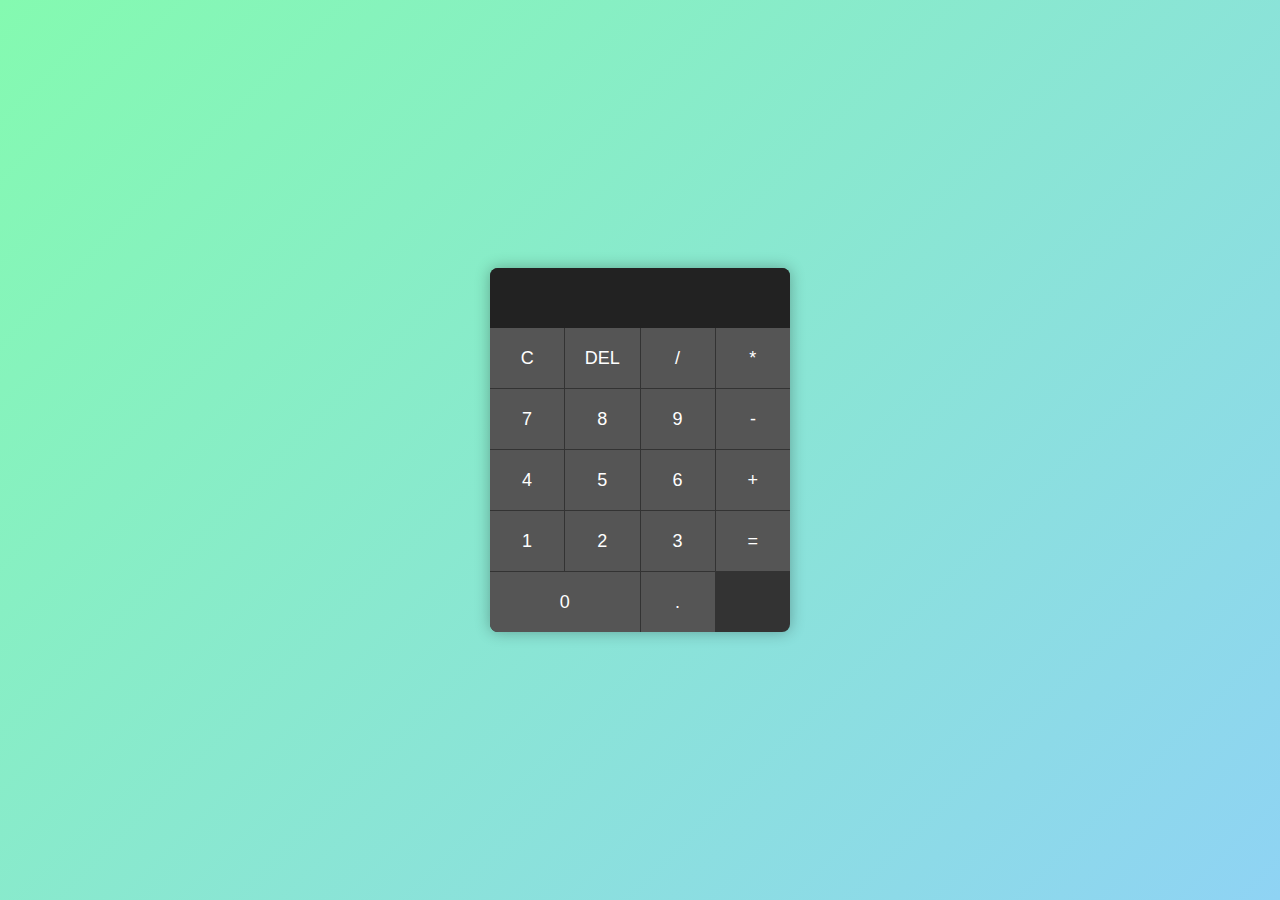
<file: calculator/index.html>
<!DOCTYPE html>
<html lang="en">
<head>
    <meta charset="UTF-8">
    <meta name="viewport" content="width=device-width, initial-scale=1.0">
    <title>Calculator</title>
    <link rel="stylesheet" href="style.css">
</head>
<body>
    <div class="calculator">
        <input type="text" id="display" disabled>
        <div class="buttons">
            <button onclick="clearDisplay()">C</button>
            <button onclick="deleteLast()">DEL</button>
            <button onclick="appendOperator('/')">/</button>
            <button onclick="appendOperator('*')">*</button>
            <button onclick="appendNumber('7')">7</button>
            <button onclick="appendNumber('8')">8</button>
            <button onclick="appendNumber('9')">9</button>
            <button onclick="appendOperator('-')">-</button>
            <button onclick="appendNumber('4')">4</button>
            <button onclick="appendNumber('5')">5</button>
            <button onclick="appendNumber('6')">6</button>
            <button onclick="appendOperator('+')">+</button>
            <button onclick="appendNumber('1')">1</button>
            <button onclick="appendNumber('2')">2</button>
            <button onclick="appendNumber('3')">3</button>
            <button onclick="calculate()">=</button>
            <button onclick="appendNumber('0')" class="zero">0</button>
            <button onclick="appendNumber('.')">.</button>
        </div>
    </div>
    <script src="script.js"></script>
</body>
</html>
</file>
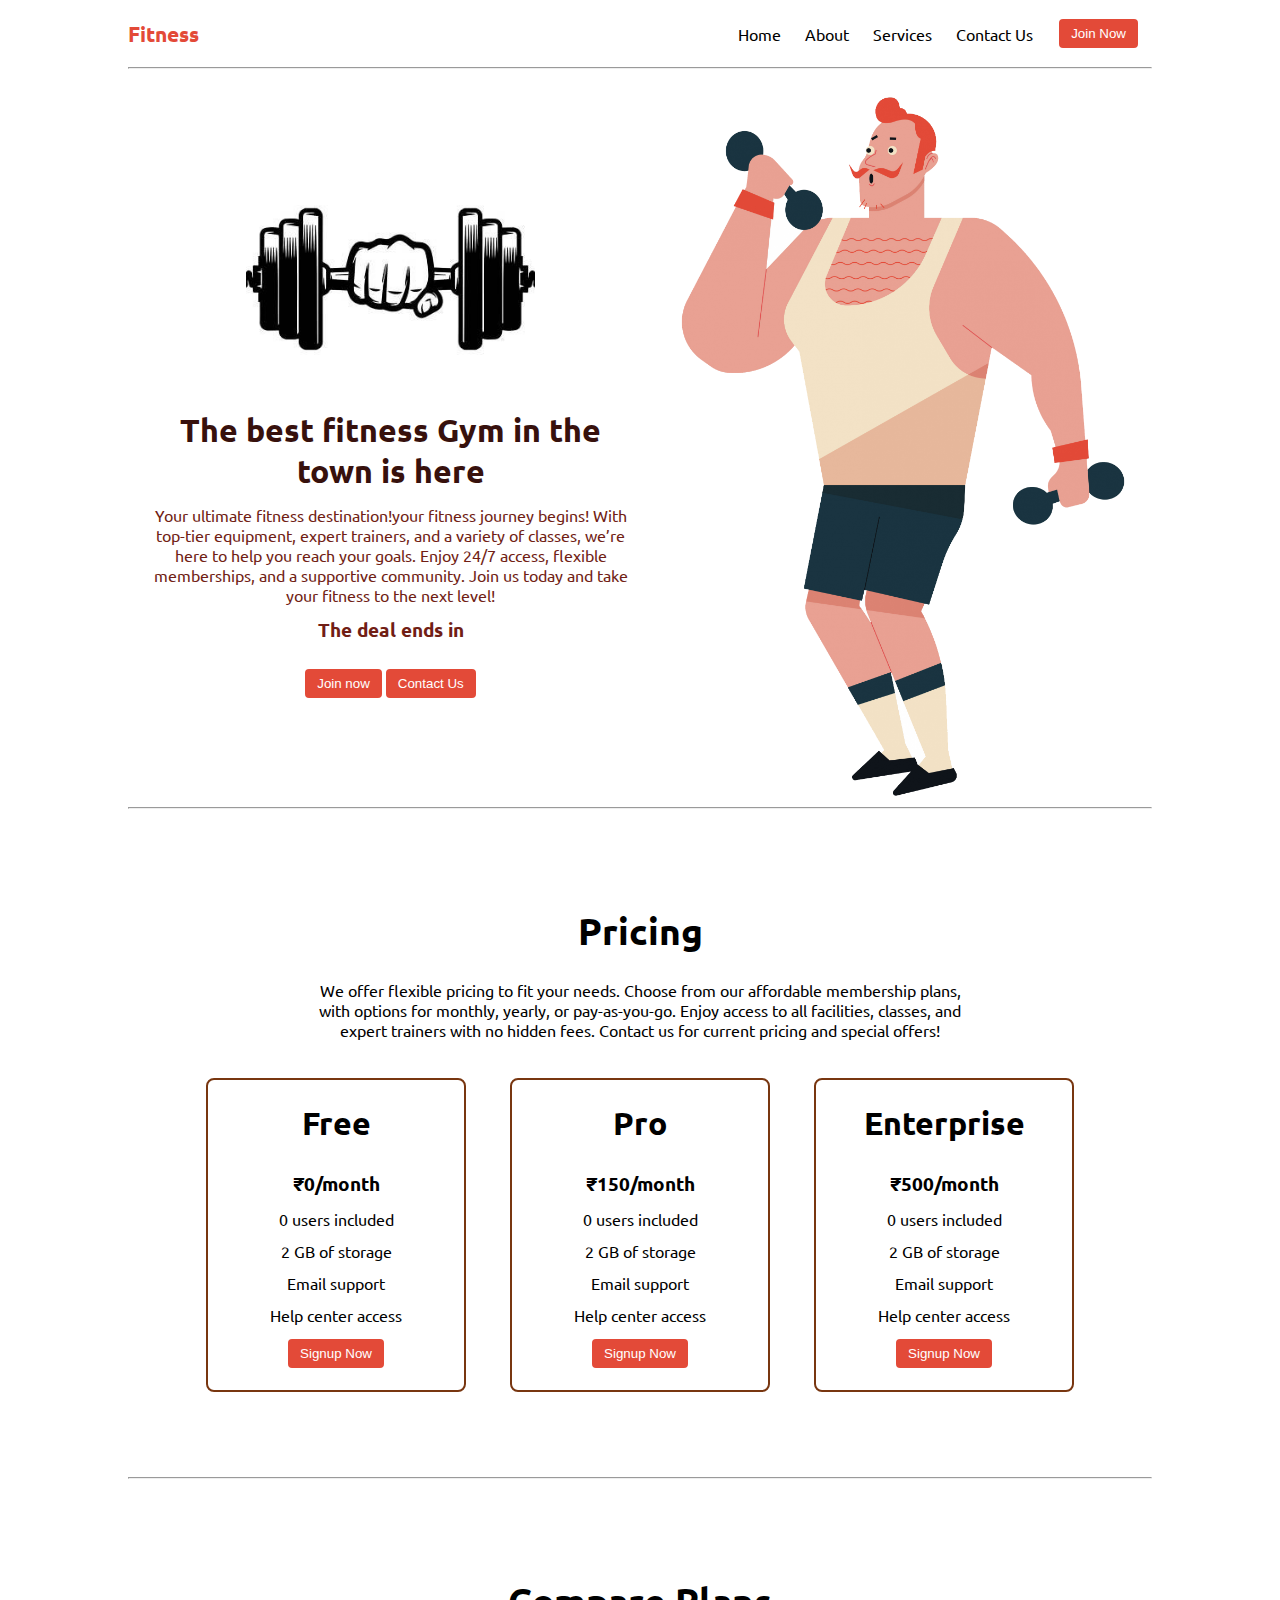
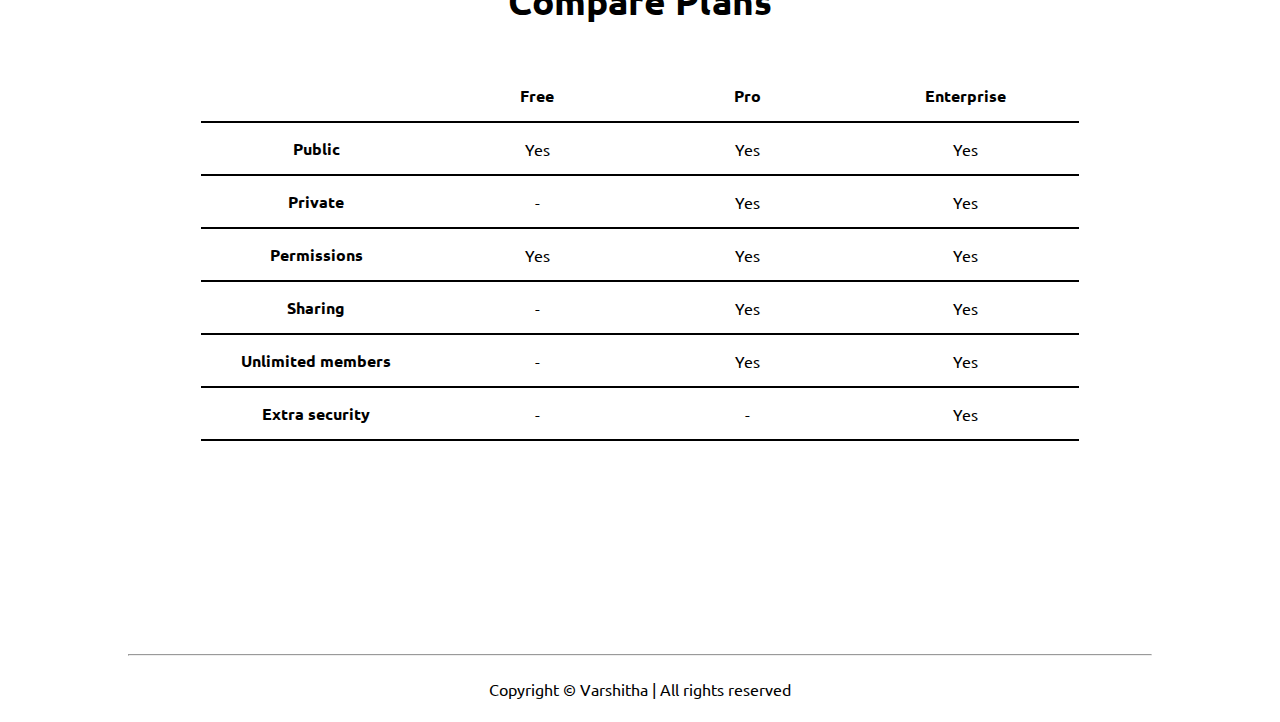
<file: landingpage/index.html>
<!DOCTYPE html>
<html lang="en">

<head>
    <meta charset="UTF-8">
    <meta http-equiv="X-UA-Compatible" content="IE=edge">
    <meta name="viewport" content="width=device-width, initial-scale=1.0">
    <title>Fitness - The best fitness gym in the town</title>
    <link rel="stylesheet" href="style.css">
    <script src="timer.js"></script>
    <link rel="stylesheet" href="utils.css">
</head>

<body class='overflow-x-hidden'>
    <div class="container mx-auto">
        <header>
            <nav class="flex justify-between">
                <div class="logo font-bold flex items-center text-blue">Fitness</div>
                <ul class="navbar flex items-center">
                    <li>Home</li>
                    <li>About</li>
                    <li>Services</li>
                    <li>Contact Us</li>
                    <li><button class="btn">Join Now</button></li>
                </ul>
            </nav>
            <hr>
        </header>
        <main class="min-h-screen">
            <section class="section1">
                <div class="flex">
                    <div class="topleft flex flex-col justify-center px-2">
                        <div class=" text-center">
                            <img class="dumbellimg" src="dumbell.png" alt="">
                        </div>
                        <h1 class="my-1 text-center">The best fitness Gym in the town is here</h1>
                        <p class=" text-center">Your ultimate fitness destination!your fitness journey begins! With top-tier equipment, expert trainers, and a variety of classes, we’re here to help you reach your goals. Enjoy 24/7 access, flexible memberships, and a supportive community. Join us today and take your fitness to the next level!</p>
                            <!-- Display the countdown timer in an element -->
                            <p class="deal text-center">The deal ends in <span id="demo"></span></p>
                            <div class="buttons">
                                <button class="btn">Join now</button>
                                <button class="btn">Contact Us</button>
                            </div>
                    </div>
                    <div class="topright flex justify-center">
                        <img class="gymimg" src="gym.png" alt="">
                    </div>
                </div>
            </section>
            <hr>
            <section class="section2">
                <h1 class="text-center my-2">Pricing</h1>
                <p class="my-2">We offer flexible pricing to fit your needs. Choose from our affordable membership plans, with options for monthly, yearly, or pay-as-you-go. Enjoy access to all facilities, classes, and expert trainers with no hidden fees. Contact us for current pricing and special offers!</p>
                <div class="boxes flex justify-center">
                    <div class="box">
                        <h2>Free</h2>
                        <ul>
                            <li class="highlighted">₹0/month</li>
                            <li>0 users included</li>
                            <li>2 GB of storage</li>
                            <li>Email support</li>
                            <li>Help center access</li>
                            <li><button class="btn">Signup Now</button></li>
                        </ul>
                    </div>
                    <div class="box">
                        <h2>Pro</h2>
                        <ul>
                            <li class="highlighted">₹150/month</li>
                            <li>0 users included</li>
                            <li>2 GB of storage</li>
                            <li>Email support</li>
                            <li>Help center access</li>
                            <li><button class="btn">Signup Now</button></li>
                        </ul>
                    </div>
                    <div class="box">
                        <h2>Enterprise</h2>
                        <ul>
                            <li class="highlighted">₹500/month</li>
                            <li>0 users included</li>
                            <li>2 GB of storage</li>
                            <li>Email support</li>
                            <li>Help center access</li>
                            <li><button class="btn">Signup Now</button></li>
                        </ul>
                    </div>

                </div>
            </section>
            <hr>
            <section class="section3">
                <h1 class="text-center my-2">Compare Plans</h1>
                <div class="container plantable">
                    <table class="table text-center">
                      <thead>
                        <tr>
                          <th></th><th>Free</th>
                          <th>Pro</th>
                          <th>Enterprise</th>
                        </tr>
                      </thead>
                      <tbody>
                        <tr>
                          <th scope="row" class="text-start">Public</th>
                          <td>Yes</svg></td>
                          <td>Yes</svg></td>
                          <td>Yes</svg></td>
                        </tr>
                        <tr>
                          <th scope="row" class="text-start">Private</th>
                          <td>-</td>
                          <td>Yes</svg></td>
                          <td>Yes</svg></td>
                        </tr>
                      </tbody>
              
                      <tbody>
                        <tr>
                          <th scope="row" class="text-start">Permissions</th>
                          <td>Yes</svg></td>
                          <td>Yes</svg></td>
                          <td>Yes</svg></td>
                        </tr>
                        <tr>
                          <th scope="row" class="text-start">Sharing</th>
                          <td>-</td>
                          <td>Yes</svg></td>
                          <td>Yes</svg></td>
                        </tr>
                        <tr>
                          <th scope="row" class="text-start">Unlimited members</th>
                          <td>-</td>
                          <td>Yes</svg></td>
                          <td>Yes</svg></td>
                        </tr>
                        <tr>
                          <th scope="row" class="text-start">Extra security</th>
                          <td>-</td>
                          <td>-</td>
                          <td>Yes</svg></td>
                        </tr>
                      </tbody>
                    </table>
            </section>
            <hr>
        </main>
        <footer>
            Copyright &copy; Varshitha | All rights reserved
        </footer>

    </div>
</body>

</html>
</file>
<file: calculator/style.css>
* {
    box-sizing: border-box;
}

body {
    display: flex;
    justify-content: center;
    align-items: center;
    height: 100vh;
    font-family: Arial, sans-serif;
    margin: 0;
    background: linear-gradient(135deg, #84fab0, #8fd3f4); /* Add gradient background */
}

.calculator {
    width: 300px;
    background-color: #333;
    border-radius: 8px;
    overflow: hidden;
    box-shadow: 0 0 15px rgba(0, 0, 0, 0.3);
}

#display {
    width: 100%;
    height: 60px;
    font-size: 24px;
    padding: 10px;
    text-align: right;
    border: none;
    background-color: #222;
    color: #fff;
}

.buttons {
    display: grid;
    grid-template-columns: repeat(4, 1fr);
    gap: 1px;
}

button {
    height: 60px;
    font-size: 18px;
    border: none;
    background-color: #555;
    color: #fff;
    cursor: pointer;
    transition: background 0.3s;
}

button:hover {
    background-color: #666;
}

button:active {
    background-color: #777;
}

button.zero {
    grid-column: span 2;
}
</file>
<file: landingpage/style.css>
@import url('https://fonts.googleapis.com/css2?family=Ubuntu:wght@300&display=swap');

*{
    margin: 0;
    padding: 0;
}

.container{
    max-width: 80vw;
    font-family: 'Ubuntu', sans-serif;
}

.navbar{
    display: flex;
    height: 67px;
}
.navbar li{
    list-style: none;
    margin: 0 12px;
}

.topleft{
    width: 50%;
}

.topright{ 
    width: 50%;
}

.section1{
   max-height: 100vh; 
   color: #711e15;
}

.section1 h1{
    color: #37110d;
    font-size: 2rem;
}

.logo{
    font-size: 1.3rem;
}

.dumbellimg{
    width: 289px;
}

.topright .gymimg{
    width: 466px;
}

.section2{
    padding: 73px;
}

.section2 h1{
    font-size: 2.3rem;
}

.section2 p{
    padding: 0 8vw;
    text-align: center;
}

.box{
    padding: 8px 0;
    margin: 12px 22px;
    min-width: 20vw;
    border: 2px solid rgb(120, 54, 16);
    border-radius: 8px;
    text-align: center;
}

.box h2{
    font-size: 2rem;
    padding: 15px 0;
}

.highlighted{
    font-size: 1.2rem;
    font-weight: bolder;
}

.box ul{
    list-style-type: none;
}

.box ul li{
   margin: 12px 2px;
}

.plantable{
    display: flex;
    justify-content: center;
    align-items: center;
}

.section3 table{
    width: 100%;
    margin-bottom: 140px;
    margin-top: 20px;
    border-collapse: collapse;
}

.section3 table th{ 
    width: 23vw; 
    border-bottom: 2px solid black;
    padding: 15px 0;
} 

.section3 table td{   
    border-bottom: 2px solid black; 
} 
 

.section3 h1{
    font-size: 2.3rem;
}

.section3{
    padding: 73px;
}

footer{
    padding: 23px;
    text-align: center;
}
.buttons{
    display: flex;
    justify-content: center;
    align-items: center;
    margin: 12px;
}

.deal{
    font-size: 1.2rem;
    font-weight: bolder;
    margin: 12px 0;
}
</file>
<file: landingpage/utils.css>
.min-h-screen{
    min-height: 100vh;
}

.bg-red{
    background-color: red;
}

.mx-auto{
    margin-left: auto;
    margin-right: auto;
}

.flex{
    display: flex;
}

.items-center{
    align-items: center;
}

.justify-between{
    justify-content: space-between;
}

.justify-center{
    justify-content: center;
}

.flex-col{
    flex-direction: column;
}

.font-bold{
    font-weight: bolder;
}

.my-1{
    margin-top: 13px;
    margin-bottom: 13px;
}

.my-2{
    margin-top: 26px;
    margin-bottom: 26px;
}

.px-2{
    padding-left: 13px;
    padding-right: 13px;
}

.text-blue{
    color: rgb(227 74 56);;
}

.btn{
    padding:7px 12px;
    border: 2px solid white;
    border-radius: 6px;
    cursor: pointer;
    color: white;
    background-color: rgb(227 74 56);;
}

.overflow-x-hidden{
    overflow-x: hidden;
}

.text-center{
    text-align: center;
}
</file>
